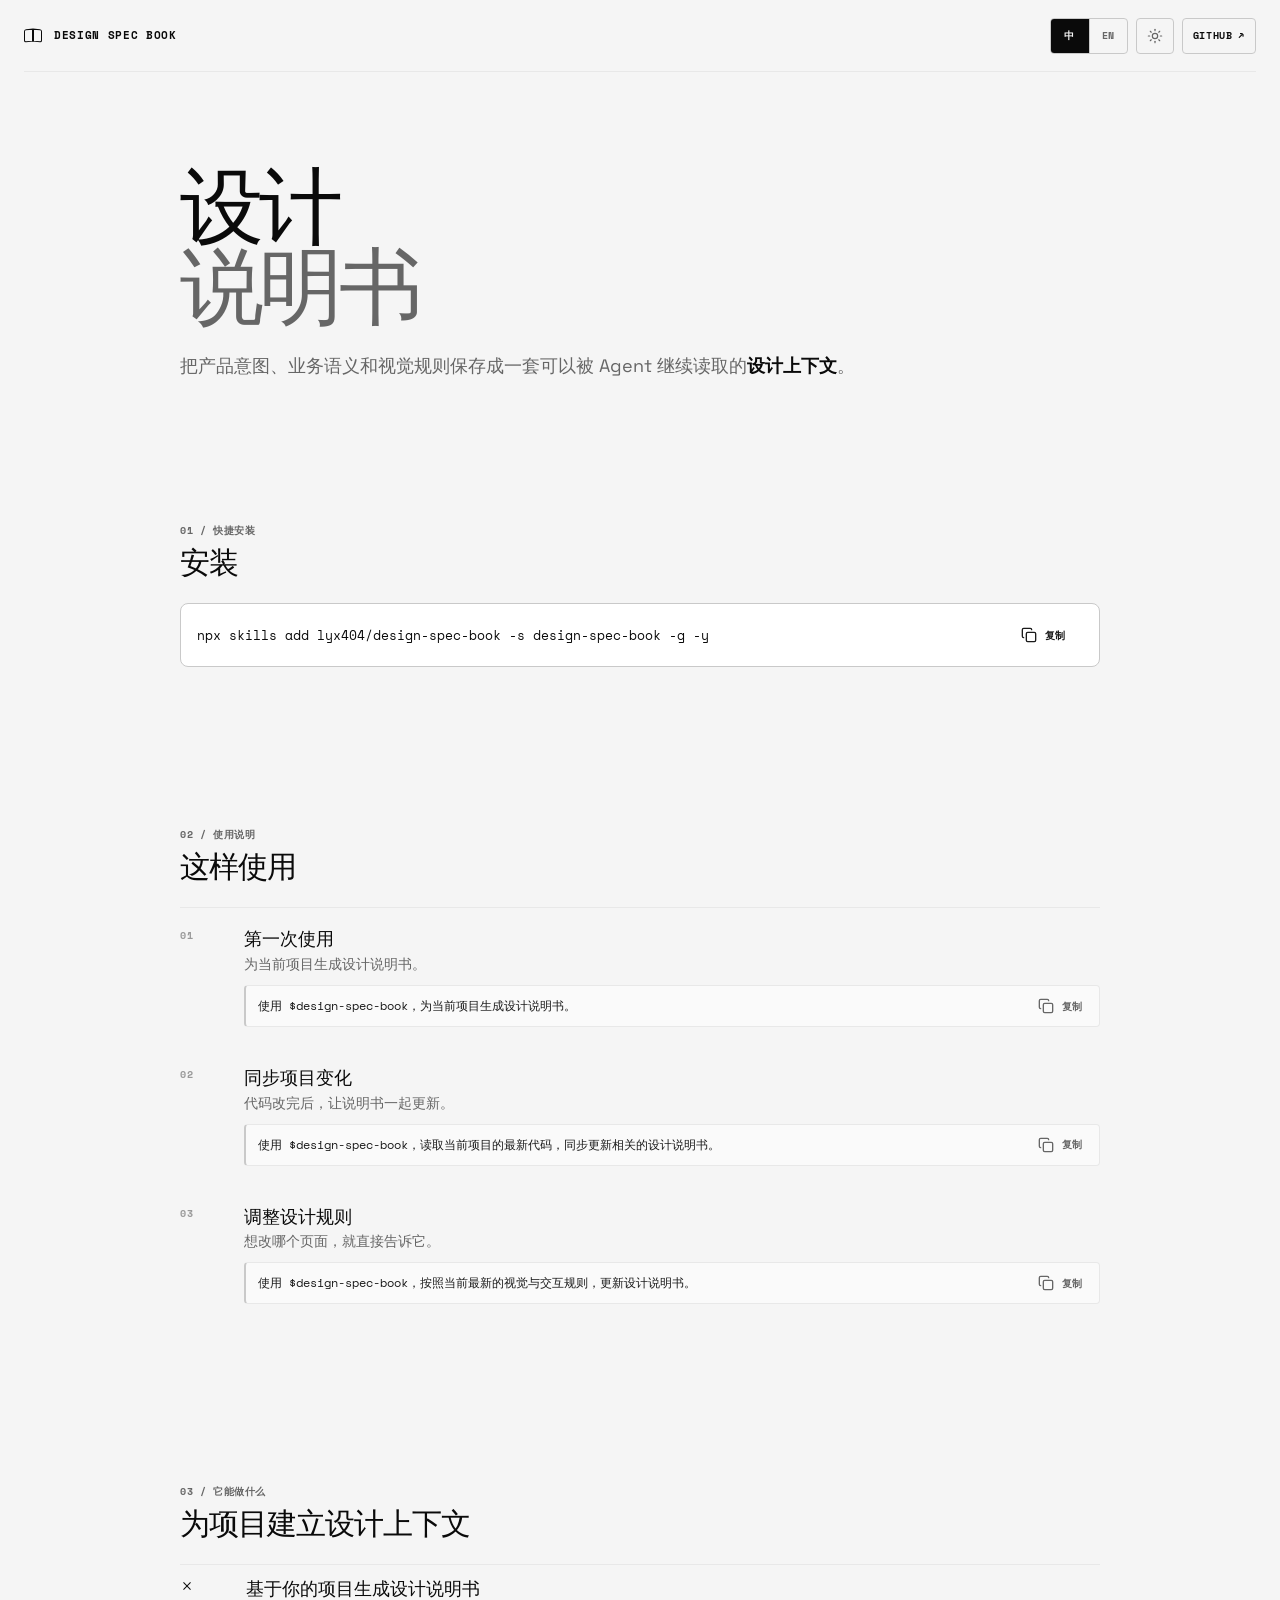
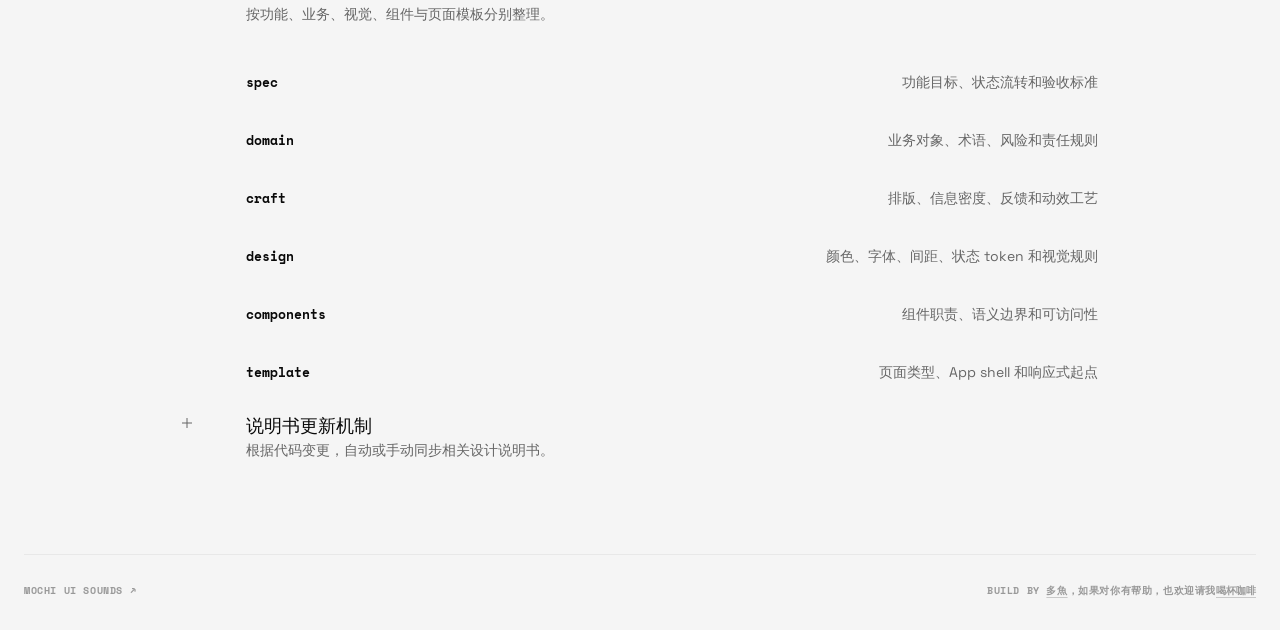
<file: index.html>
<!doctype html>
<html lang="zh-CN" data-theme="light">
  <head>
    <meta charset="utf-8">
    <meta name="viewport" content="width=device-width, initial-scale=1">
    <meta name="description" content="Design Spec Book：为 Codex 保存可持续使用的产品设计上下文。">
    <meta name="theme-color" content="#f5f5f5">
    <title data-i18n="documentTitle">Design Spec Book / 安装</title>
    <link rel="preconnect" href="https://fonts.googleapis.com">
    <link rel="preconnect" href="https://fonts.gstatic.com" crossorigin>
    <link href="https://fonts.googleapis.com/css2?family=Space+Grotesk:wght@400;500;600;700&family=Space+Mono:wght@400;700&display=swap" rel="stylesheet">
    <link rel="stylesheet" href="styles.css">
  </head>
  <body>
    <header class="topbar">
      <a class="brand" href="#top" data-i18n-aria="brandAria">
        <span class="brand-mark" aria-hidden="true"><i></i><i></i></span>
        <span>DESIGN SPEC BOOK</span>
      </a>
      <nav class="topnav" data-i18n-aria="topnavAria">
        <div class="language-switch" role="group" data-i18n-aria="languageAria">
          <button class="language-option is-active" type="button" data-language="zh-CN" aria-pressed="true">中</button>
          <button class="language-option" type="button" data-language="en" aria-pressed="false">EN</button>
        </div>
        <button class="theme-toggle" type="button" data-theme-toggle aria-pressed="false" data-i18n-aria="themeAria" data-i18n-title="themeAria">
          <span class="theme-icon" aria-hidden="true">
            <svg class="theme-sun" viewBox="0 0 24 24" fill="none" stroke="currentColor" stroke-width="1.8" stroke-linecap="round" stroke-linejoin="round" focusable="false">
              <circle cx="12" cy="12" r="4"></circle>
              <path d="M12 2v2"></path>
              <path d="M12 20v2"></path>
              <path d="m4.93 4.93 1.41 1.41"></path>
              <path d="m17.66 17.66 1.41 1.41"></path>
              <path d="M2 12h2"></path>
              <path d="M20 12h2"></path>
              <path d="m6.34 17.66-1.41 1.41"></path>
              <path d="m19.07 4.93-1.41 1.41"></path>
            </svg>
            <svg class="theme-moon" viewBox="0 0 24 24" fill="none" stroke="currentColor" stroke-width="1.8" stroke-linecap="round" stroke-linejoin="round" focusable="false">
              <path d="M21 12.79A9 9 0 1 1 11.21 3 7 7 0 0 0 21 12.79z"></path>
            </svg>
          </span>
          <span class="theme-label" data-i18n="themeLight">浅色</span>
        </button>
        <a class="github-link" href="https://github.com/lyx404/design-spec-book" target="_blank" rel="noreferrer"><span data-i18n="github">GITHUB</span> <span aria-hidden="true">↗</span></a>
      </nav>
    </header>

    <main id="top" class="doc-shell">
      <section class="intro" aria-labelledby="page-title">
        <h1 id="page-title"><span data-i18n="titlePrimary">设计</span><br><span class="title-secondary" data-i18n="titleSecondary">说明书</span></h1>
        <p class="lead"><span data-i18n="leadPrefix">把产品意图、业务语义和视觉规则保存成一套可以被 Agent 继续读取的</span><span class="lead-highlight" data-i18n="leadHighlight">设计上下文</span><span data-i18n="leadSuffix">。</span></p>
      </section>

      <section class="doc-section" id="installation" aria-labelledby="installation-title">
        <div class="section-heading">
          <div>
            <p class="section-label" data-i18n="installationLabel">01 / 快捷安装</p>
            <h2 id="installation-title" data-i18n="installationTitle">安装</h2>
          </div>
        </div>
        <div class="command-row">
          <code>npx skills add lyx404/design-spec-book -s design-spec-book -g -y</code>
          <button class="copy-button" type="button" data-copy="npx skills add lyx404/design-spec-book -s design-spec-book -g -y" data-i18n-aria="copyAria">
            <span class="copy-icon" aria-hidden="true">
              <svg class="copy-svg" viewBox="0 0 24 24" fill="none" stroke="currentColor" stroke-width="2" stroke-linecap="round" stroke-linejoin="round" focusable="false">
                <rect width="14" height="14" x="8" y="8" rx="2"></rect>
                <path d="M4 16c-1.1 0-2-.9-2-2V4c0-1.1.9-2 2-2h10c1.1 0 2 .9 2 2"></path>
              </svg>
              <svg class="check-svg" viewBox="0 0 24 24" fill="none" stroke="currentColor" stroke-width="2" stroke-linecap="round" stroke-linejoin="round" focusable="false">
                <path d="m5 12 4 4L19 6"></path>
              </svg>
              <svg class="error-svg" viewBox="0 0 24 24" fill="none" stroke="currentColor" stroke-width="2" stroke-linecap="round" stroke-linejoin="round" focusable="false">
                <path d="M18 6 6 18"></path>
                <path d="m6 6 12 12"></path>
              </svg>
            </span>
            <span class="copy-label" data-i18n="copyCommand">复制命令</span>
          </button>
        </div>
      </section>

      <section class="doc-section" id="usage" aria-labelledby="usage-title">
        <div class="section-heading">
          <div>
            <p class="section-label" data-i18n="usageLabel">02 / 使用说明</p>
            <h2 id="usage-title" data-i18n="usageTitle">这样使用</h2>
          </div>
        </div>
        <div class="usage-list">
          <article class="usage-row">
            <span class="row-index">01</span>
            <div>
              <h3 data-i18n="usage1Title">第一次使用</h3>
              <p data-i18n="usage1Copy">为当前项目生成设计说明书。</p>
              <div class="prompt-row">
                <code data-i18n="usage1Prompt">使用 $design-spec-book，为当前项目生成设计说明书。</code>
                <button class="copy-button prompt-copy" type="button" data-copy="使用 $design-spec-book，为当前项目生成设计说明书。" data-copy-key="usage1Prompt" data-copy-label-key="copyPrompt" data-copy-aria-key="copyPromptAria" data-copied-label-key="promptCopied" data-copied-aria-key="promptCopiedAria" data-copy-failed-label-key="promptCopyFailed" data-copy-failed-aria-key="promptCopyFailedAria" data-i18n-aria="copyPromptAria">
                  <span class="copy-icon" aria-hidden="true"><svg class="copy-svg" viewBox="0 0 24 24" fill="none" stroke="currentColor" stroke-width="2" stroke-linecap="round" stroke-linejoin="round" focusable="false"><rect width="14" height="14" x="8" y="8" rx="2"></rect><path d="M4 16c-1.1 0-2-.9-2-2V4c0-1.1.9-2 2-2h10c1.1 0 2 .9 2 2"></path></svg><svg class="check-svg" viewBox="0 0 24 24" fill="none" stroke="currentColor" stroke-width="2" stroke-linecap="round" stroke-linejoin="round" focusable="false"><path d="m5 12 4 4L19 6"></path></svg><svg class="error-svg" viewBox="0 0 24 24" fill="none" stroke="currentColor" stroke-width="2" stroke-linecap="round" stroke-linejoin="round" focusable="false"><path d="M18 6 6 18"></path><path d="m6 6 12 12"></path></svg></span>
                  <span class="copy-label" data-i18n="copyPrompt">复制</span>
                </button>
              </div>
            </div>
          </article>
          <article class="usage-row">
            <span class="row-index">02</span>
            <div>
              <h3 data-i18n="usage2Title">同步项目变化</h3>
              <p data-i18n="usage2Copy">读取最新代码，只更新对应的设计事实。</p>
              <div class="prompt-row">
                <code data-i18n="usage2Prompt">使用 $design-spec-book，读取当前项目的最新代码，同步更新相关的设计说明书。</code>
                <button class="copy-button prompt-copy" type="button" data-copy="使用 $design-spec-book，读取当前项目的最新代码，同步更新相关的设计说明书。" data-copy-key="usage2Prompt" data-copy-label-key="copyPrompt" data-copy-aria-key="copyPromptAria" data-copied-label-key="promptCopied" data-copied-aria-key="promptCopiedAria" data-copy-failed-label-key="promptCopyFailed" data-copy-failed-aria-key="promptCopyFailedAria" data-i18n-aria="copyPromptAria">
                  <span class="copy-icon" aria-hidden="true"><svg class="copy-svg" viewBox="0 0 24 24" fill="none" stroke="currentColor" stroke-width="2" stroke-linecap="round" stroke-linejoin="round" focusable="false"><rect width="14" height="14" x="8" y="8" rx="2"></rect><path d="M4 16c-1.1 0-2-.9-2-2V4c0-1.1.9-2 2-2h10c1.1 0 2 .9 2 2"></path></svg><svg class="check-svg" viewBox="0 0 24 24" fill="none" stroke="currentColor" stroke-width="2" stroke-linecap="round" stroke-linejoin="round" focusable="false"><path d="m5 12 4 4L19 6"></path></svg><svg class="error-svg" viewBox="0 0 24 24" fill="none" stroke="currentColor" stroke-width="2" stroke-linecap="round" stroke-linejoin="round" focusable="false"><path d="M18 6 6 18"></path><path d="m6 6 12 12"></path></svg></span>
                  <span class="copy-label" data-i18n="copyPrompt">复制</span>
                </button>
              </div>
            </div>
          </article>
          <article class="usage-row">
            <span class="row-index">03</span>
            <div>
              <h3 data-i18n="usage3Title">调整设计规则</h3>
              <p data-i18n="usage3Copy">指定页面或组件，更新它的视觉和交互规则。</p>
              <div class="prompt-row">
                <code data-i18n="usage3Prompt">使用 $design-spec-book，按照当前最新的视觉与交互规则，更新设计说明书。</code>
                <button class="copy-button prompt-copy" type="button" data-copy="使用 $design-spec-book，按照当前最新的视觉与交互规则，更新设计说明书。" data-copy-key="usage3Prompt" data-copy-label-key="copyPrompt" data-copy-aria-key="copyPromptAria" data-copied-label-key="promptCopied" data-copied-aria-key="promptCopiedAria" data-copy-failed-label-key="promptCopyFailed" data-copy-failed-aria-key="promptCopyFailedAria" data-i18n-aria="copyPromptAria">
                  <span class="copy-icon" aria-hidden="true"><svg class="copy-svg" viewBox="0 0 24 24" fill="none" stroke="currentColor" stroke-width="2" stroke-linecap="round" stroke-linejoin="round" focusable="false"><rect width="14" height="14" x="8" y="8" rx="2"></rect><path d="M4 16c-1.1 0-2-.9-2-2V4c0-1.1.9-2 2-2h10c1.1 0 2 .9 2 2"></path></svg><svg class="check-svg" viewBox="0 0 24 24" fill="none" stroke="currentColor" stroke-width="2" stroke-linecap="round" stroke-linejoin="round" focusable="false"><path d="m5 12 4 4L19 6"></path></svg><svg class="error-svg" viewBox="0 0 24 24" fill="none" stroke="currentColor" stroke-width="2" stroke-linecap="round" stroke-linejoin="round" focusable="false"><path d="M18 6 6 18"></path><path d="m6 6 12 12"></path></svg></span>
                  <span class="copy-label" data-i18n="copyPrompt">复制</span>
                </button>
              </div>
            </div>
          </article>
        </div>
      </section>

      <section class="doc-section" id="features" aria-labelledby="features-title">
        <div class="section-heading">
          <div>
            <p class="section-label" data-i18n="featuresLabel">03 / 它能做什么</p>
            <h2 id="features-title" data-i18n="featuresTitle">为项目建立设计上下文</h2>
          </div>
        </div>
        <div class="feature-list">
          <article class="feature-row feature-expandable">
            <button class="feature-trigger" type="button" data-feature-toggle aria-expanded="true" aria-controls="declaration-details" data-i18n-aria="featureExpandAria">
              <span class="row-index" aria-hidden="true"></span>
              <span class="feature-content">
              <h3 data-i18n="feature1Title">基于你的项目生成设计说明书</h3>
              <p data-i18n="feature1Copy">按功能、业务、视觉、组件与页面模板分别整理。</p>
              </span>
              <span class="feature-chevron" aria-hidden="true"></span>
            </button>
            <div class="declaration-panel" id="declaration-details">
              <div class="declaration-list">
                <div class="declaration-row"><code>spec</code><span data-i18n="declarationSpec">功能目标、状态流转和验收标准</span></div>
                <div class="declaration-row"><code>domain</code><span data-i18n="declarationDomain">业务对象、术语、风险和责任规则</span></div>
                <div class="declaration-row"><code>craft</code><span data-i18n="declarationCraft">排版、信息密度、反馈和动效工艺</span></div>
                <div class="declaration-row"><code>design</code><span data-i18n="declarationDesign">颜色、字体、间距、状态 token 和视觉规则</span></div>
                <div class="declaration-row"><code>components</code><span data-i18n="declarationComponents">组件职责、语义边界和可访问性</span></div>
                <div class="declaration-row"><code>template</code><span data-i18n="declarationTemplate">页面类型、App shell 和响应式起点</span></div>
              </div>
            </div>
          </article>
          <article class="feature-row feature-expandable">
            <button class="feature-trigger" type="button" data-feature-toggle aria-expanded="false" aria-controls="update-mechanism-details" data-i18n-aria="featureExpandAria">
              <span class="row-index" aria-hidden="true"></span>
              <span class="feature-content">
                <h3 data-i18n="feature2Title">说明书更新机制</h3>
                <p data-i18n="feature2Copy">根据代码变更，自动或手动同步相关设计说明书。</p>
              </span>
              <span class="feature-chevron" aria-hidden="true"></span>
            </button>
            <div class="declaration-panel" id="update-mechanism-details" hidden>
              <div class="declaration-list">
                <div class="declaration-row"><code data-i18n="mechanismDetect">→ 自动更新</code><span data-i18n="mechanismDetectCopy">代码变更静默期结束后，自动同步受影响的设计说明书</span></div>
                <div class="declaration-row"><code data-i18n="mechanismMap">→ 手动更新</code><span data-i18n="mechanismMapCopy">用户发起同步请求后，立即检查代码变更并更新相关内容</span></div>
                <div class="declaration-row"><code data-i18n="mechanismPreserve">→ 中间工作状态</code><span data-i18n="mechanismPreserveCopy">持续修改期间，仅记录待同步变更，不改写正式设计说明书</span></div>
              </div>
            </div>
          </article>
        </div>
      </section>

    </main>

    <footer class="site-footer">
      <div class="footer-meta">
        <a href="https://mochi-ui-sounds.vercel.app/" target="_blank" rel="noreferrer">Mochi UI Sounds ↗</a>
      </div>
      <p class="footer-credit">
        <span data-i18n="footerBuildBy">Build by </span>
        <a href="https://www.xiaohongshu.com/user/profile/63bac95100000000260062bb" target="_blank" rel="noreferrer">多魚</a><span data-i18n="footerSupportPrefix">，如果对你有帮助，也欢迎请我</span><button class="support-link" type="button" data-coffee-open data-i18n-aria="coffeeOpenAria" data-i18n-title="coffeeOpenAria" data-i18n="coffeeAction">喝杯咖啡</button>
      </p>
    </footer>

    <div class="coffee-dialog" data-coffee-dialog hidden aria-hidden="true">
      <div class="coffee-backdrop" data-coffee-close></div>
      <section class="coffee-panel" role="dialog" aria-modal="true" data-i18n-aria="coffeeDialogAria">
        <button class="coffee-close" type="button" data-coffee-close data-i18n-aria="coffeeCloseAria" data-i18n-title="coffeeCloseAria">×</button>
        <img src="coffee-alipay.png" data-i18n-alt="coffeeImageAlt" alt="支付宝喝杯咖啡图片">
      </section>
    </div>

    <script src="app.js"></script>
  </body>
</html>
</file>
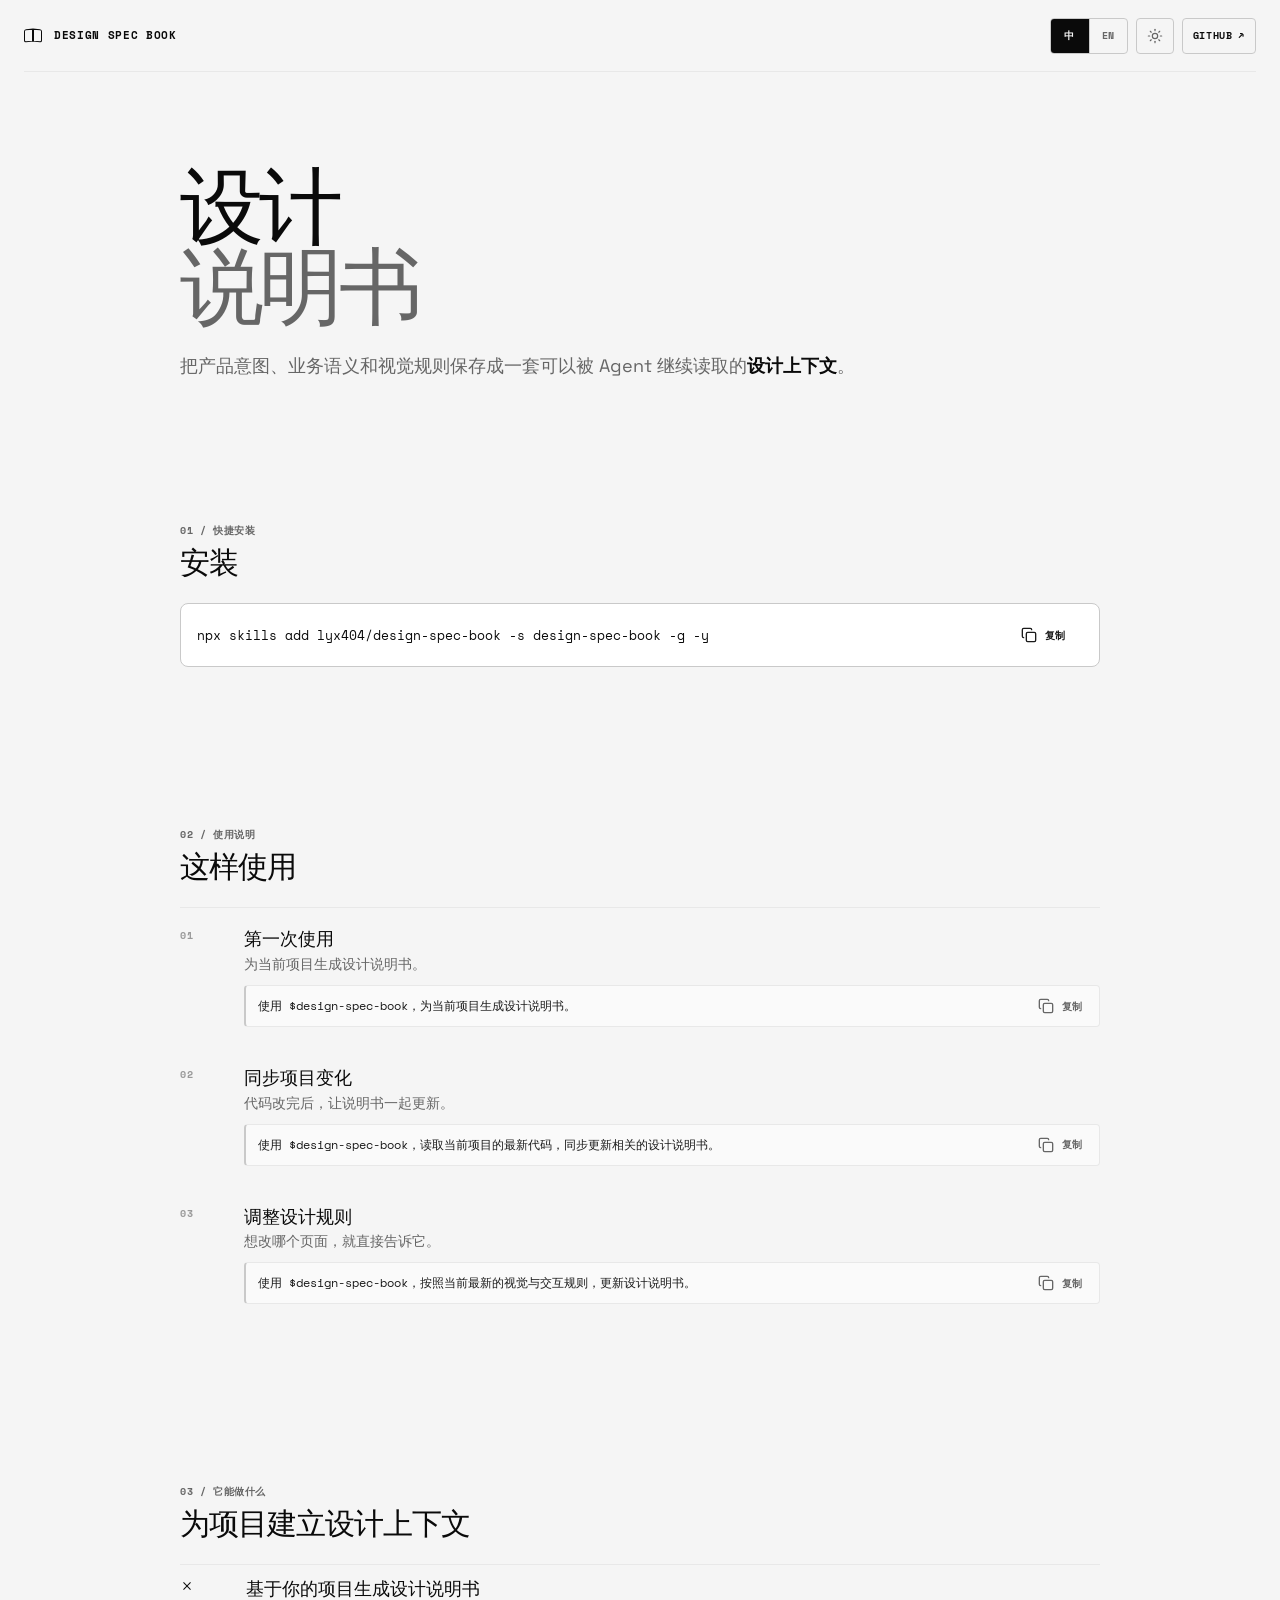
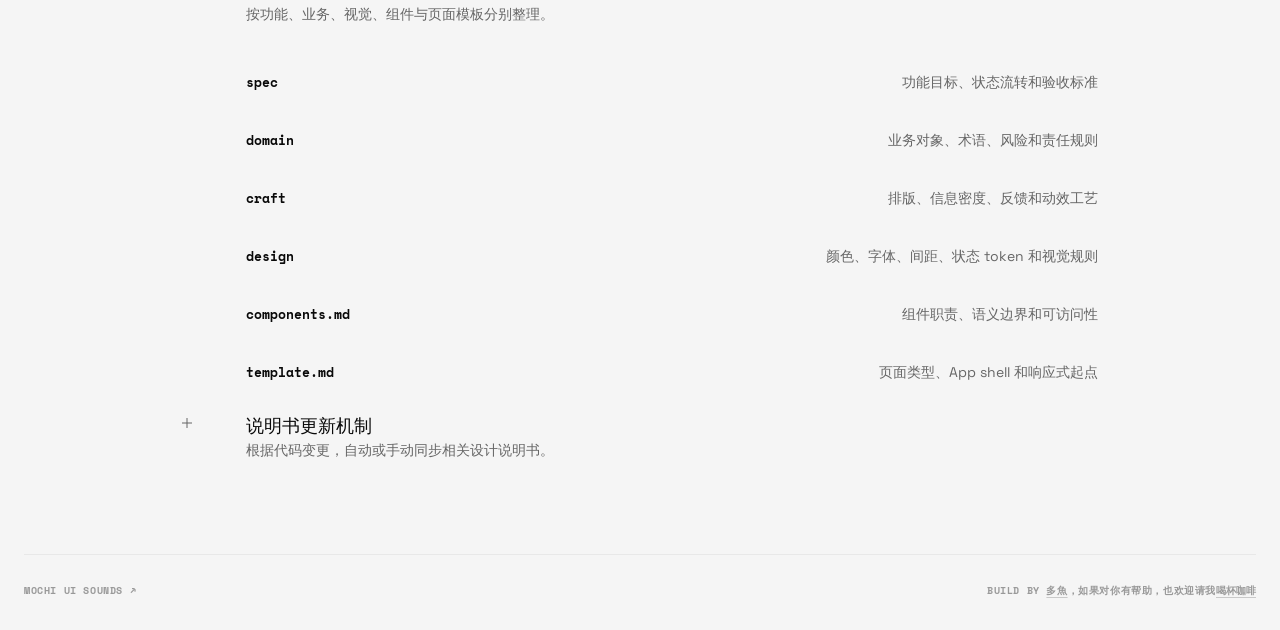
<file: site/index.html>
<!doctype html>
<html lang="zh-CN" data-theme="light">
  <head>
    <meta charset="utf-8">
    <meta name="viewport" content="width=device-width, initial-scale=1">
    <meta name="description" content="Design Spec Book：为 Codex 保存可持续使用的产品设计上下文。">
    <meta name="theme-color" content="#f5f5f5">
    <title data-i18n="documentTitle">Design Spec Book / 安装</title>
    <link rel="preconnect" href="https://fonts.googleapis.com">
    <link rel="preconnect" href="https://fonts.gstatic.com" crossorigin>
    <link href="https://fonts.googleapis.com/css2?family=Space+Grotesk:wght@400;500;600;700&family=Space+Mono:wght@400;700&display=swap" rel="stylesheet">
    <link rel="stylesheet" href="styles.css">
  </head>
  <body>
    <header class="topbar">
      <a class="brand" href="#top" data-i18n-aria="brandAria">
        <span class="brand-mark" aria-hidden="true"><i></i><i></i></span>
        <span>DESIGN SPEC BOOK</span>
      </a>
      <nav class="topnav" data-i18n-aria="topnavAria">
        <div class="language-switch" role="group" data-i18n-aria="languageAria">
          <button class="language-option is-active" type="button" data-language="zh-CN" aria-pressed="true">中</button>
          <button class="language-option" type="button" data-language="en" aria-pressed="false">EN</button>
        </div>
        <button class="theme-toggle" type="button" data-theme-toggle aria-pressed="false" data-i18n-aria="themeAria" data-i18n-title="themeAria">
          <span class="theme-icon" aria-hidden="true">
            <svg class="theme-sun" viewBox="0 0 24 24" fill="none" stroke="currentColor" stroke-width="1.8" stroke-linecap="round" stroke-linejoin="round" focusable="false">
              <circle cx="12" cy="12" r="4"></circle>
              <path d="M12 2v2"></path>
              <path d="M12 20v2"></path>
              <path d="m4.93 4.93 1.41 1.41"></path>
              <path d="m17.66 17.66 1.41 1.41"></path>
              <path d="M2 12h2"></path>
              <path d="M20 12h2"></path>
              <path d="m6.34 17.66-1.41 1.41"></path>
              <path d="m19.07 4.93-1.41 1.41"></path>
            </svg>
            <svg class="theme-moon" viewBox="0 0 24 24" fill="none" stroke="currentColor" stroke-width="1.8" stroke-linecap="round" stroke-linejoin="round" focusable="false">
              <path d="M21 12.79A9 9 0 1 1 11.21 3 7 7 0 0 0 21 12.79z"></path>
            </svg>
          </span>
          <span class="theme-label" data-i18n="themeLight">浅色</span>
        </button>
        <a class="github-link" href="https://github.com/lyx404/design-spec-book" target="_blank" rel="noreferrer"><span data-i18n="github">GITHUB</span> <span aria-hidden="true">↗</span></a>
      </nav>
    </header>

    <main id="top" class="doc-shell">
      <section class="intro" aria-labelledby="page-title">
        <h1 id="page-title"><span data-i18n="titlePrimary">设计</span><br><span class="title-secondary" data-i18n="titleSecondary">说明书</span></h1>
        <p class="lead"><span data-i18n="leadPrefix">把产品意图、业务语义和视觉规则保存成一套可以被 Agent 继续读取的</span><span class="lead-highlight" data-i18n="leadHighlight">设计上下文</span><span data-i18n="leadSuffix">。</span></p>
      </section>

      <section class="doc-section" id="installation" aria-labelledby="installation-title">
        <div class="section-heading">
          <div>
            <p class="section-label" data-i18n="installationLabel">01 / 快捷安装</p>
            <h2 id="installation-title" data-i18n="installationTitle">安装</h2>
          </div>
        </div>
        <div class="command-row">
          <code>npx skills add lyx404/design-spec-book -s design-spec-book -g -y</code>
          <button class="copy-button" type="button" data-copy="npx skills add lyx404/design-spec-book -s design-spec-book -g -y" data-i18n-aria="copyAria">
            <span class="copy-icon" aria-hidden="true">
              <svg class="copy-svg" viewBox="0 0 24 24" fill="none" stroke="currentColor" stroke-width="2" stroke-linecap="round" stroke-linejoin="round" focusable="false">
                <rect width="14" height="14" x="8" y="8" rx="2"></rect>
                <path d="M4 16c-1.1 0-2-.9-2-2V4c0-1.1.9-2 2-2h10c1.1 0 2 .9 2 2"></path>
              </svg>
              <svg class="check-svg" viewBox="0 0 24 24" fill="none" stroke="currentColor" stroke-width="2" stroke-linecap="round" stroke-linejoin="round" focusable="false">
                <path d="m5 12 4 4L19 6"></path>
              </svg>
              <svg class="error-svg" viewBox="0 0 24 24" fill="none" stroke="currentColor" stroke-width="2" stroke-linecap="round" stroke-linejoin="round" focusable="false">
                <path d="M18 6 6 18"></path>
                <path d="m6 6 12 12"></path>
              </svg>
            </span>
            <span class="copy-label" data-i18n="copyCommand">复制命令</span>
          </button>
        </div>
      </section>

      <section class="doc-section" id="usage" aria-labelledby="usage-title">
        <div class="section-heading">
          <div>
            <p class="section-label" data-i18n="usageLabel">02 / 使用说明</p>
            <h2 id="usage-title" data-i18n="usageTitle">这样使用</h2>
          </div>
        </div>
        <div class="usage-list">
          <article class="usage-row">
            <span class="row-index">01</span>
            <div>
              <h3 data-i18n="usage1Title">第一次使用</h3>
              <p data-i18n="usage1Copy">为当前项目生成设计说明书。</p>
              <div class="prompt-row">
                <code data-i18n="usage1Prompt">使用 $design-spec-book，为当前项目生成设计说明书。</code>
                <button class="copy-button prompt-copy" type="button" data-copy="使用 $design-spec-book，为当前项目生成设计说明书。" data-copy-key="usage1Prompt" data-copy-label-key="copyPrompt" data-copy-aria-key="copyPromptAria" data-copied-label-key="promptCopied" data-copied-aria-key="promptCopiedAria" data-copy-failed-label-key="promptCopyFailed" data-copy-failed-aria-key="promptCopyFailedAria" data-i18n-aria="copyPromptAria">
                  <span class="copy-icon" aria-hidden="true"><svg class="copy-svg" viewBox="0 0 24 24" fill="none" stroke="currentColor" stroke-width="2" stroke-linecap="round" stroke-linejoin="round" focusable="false"><rect width="14" height="14" x="8" y="8" rx="2"></rect><path d="M4 16c-1.1 0-2-.9-2-2V4c0-1.1.9-2 2-2h10c1.1 0 2 .9 2 2"></path></svg><svg class="check-svg" viewBox="0 0 24 24" fill="none" stroke="currentColor" stroke-width="2" stroke-linecap="round" stroke-linejoin="round" focusable="false"><path d="m5 12 4 4L19 6"></path></svg><svg class="error-svg" viewBox="0 0 24 24" fill="none" stroke="currentColor" stroke-width="2" stroke-linecap="round" stroke-linejoin="round" focusable="false"><path d="M18 6 6 18"></path><path d="m6 6 12 12"></path></svg></span>
                  <span class="copy-label" data-i18n="copyPrompt">复制</span>
                </button>
              </div>
            </div>
          </article>
          <article class="usage-row">
            <span class="row-index">02</span>
            <div>
              <h3 data-i18n="usage2Title">同步项目变化</h3>
              <p data-i18n="usage2Copy">读取最新代码，只更新对应的设计事实。</p>
              <div class="prompt-row">
                <code data-i18n="usage2Prompt">使用 $design-spec-book，读取当前项目的最新代码，同步更新相关的设计说明书。</code>
                <button class="copy-button prompt-copy" type="button" data-copy="使用 $design-spec-book，读取当前项目的最新代码，同步更新相关的设计说明书。" data-copy-key="usage2Prompt" data-copy-label-key="copyPrompt" data-copy-aria-key="copyPromptAria" data-copied-label-key="promptCopied" data-copied-aria-key="promptCopiedAria" data-copy-failed-label-key="promptCopyFailed" data-copy-failed-aria-key="promptCopyFailedAria" data-i18n-aria="copyPromptAria">
                  <span class="copy-icon" aria-hidden="true"><svg class="copy-svg" viewBox="0 0 24 24" fill="none" stroke="currentColor" stroke-width="2" stroke-linecap="round" stroke-linejoin="round" focusable="false"><rect width="14" height="14" x="8" y="8" rx="2"></rect><path d="M4 16c-1.1 0-2-.9-2-2V4c0-1.1.9-2 2-2h10c1.1 0 2 .9 2 2"></path></svg><svg class="check-svg" viewBox="0 0 24 24" fill="none" stroke="currentColor" stroke-width="2" stroke-linecap="round" stroke-linejoin="round" focusable="false"><path d="m5 12 4 4L19 6"></path></svg><svg class="error-svg" viewBox="0 0 24 24" fill="none" stroke="currentColor" stroke-width="2" stroke-linecap="round" stroke-linejoin="round" focusable="false"><path d="M18 6 6 18"></path><path d="m6 6 12 12"></path></svg></span>
                  <span class="copy-label" data-i18n="copyPrompt">复制</span>
                </button>
              </div>
            </div>
          </article>
          <article class="usage-row">
            <span class="row-index">03</span>
            <div>
              <h3 data-i18n="usage3Title">调整设计规则</h3>
              <p data-i18n="usage3Copy">指定页面或组件，更新它的视觉和交互规则。</p>
              <div class="prompt-row">
                <code data-i18n="usage3Prompt">使用 $design-spec-book，按照当前最新的视觉与交互规则，更新设计说明书。</code>
                <button class="copy-button prompt-copy" type="button" data-copy="使用 $design-spec-book，按照当前最新的视觉与交互规则，更新设计说明书。" data-copy-key="usage3Prompt" data-copy-label-key="copyPrompt" data-copy-aria-key="copyPromptAria" data-copied-label-key="promptCopied" data-copied-aria-key="promptCopiedAria" data-copy-failed-label-key="promptCopyFailed" data-copy-failed-aria-key="promptCopyFailedAria" data-i18n-aria="copyPromptAria">
                  <span class="copy-icon" aria-hidden="true"><svg class="copy-svg" viewBox="0 0 24 24" fill="none" stroke="currentColor" stroke-width="2" stroke-linecap="round" stroke-linejoin="round" focusable="false"><rect width="14" height="14" x="8" y="8" rx="2"></rect><path d="M4 16c-1.1 0-2-.9-2-2V4c0-1.1.9-2 2-2h10c1.1 0 2 .9 2 2"></path></svg><svg class="check-svg" viewBox="0 0 24 24" fill="none" stroke="currentColor" stroke-width="2" stroke-linecap="round" stroke-linejoin="round" focusable="false"><path d="m5 12 4 4L19 6"></path></svg><svg class="error-svg" viewBox="0 0 24 24" fill="none" stroke="currentColor" stroke-width="2" stroke-linecap="round" stroke-linejoin="round" focusable="false"><path d="M18 6 6 18"></path><path d="m6 6 12 12"></path></svg></span>
                  <span class="copy-label" data-i18n="copyPrompt">复制</span>
                </button>
              </div>
            </div>
          </article>
        </div>
      </section>

      <section class="doc-section" id="features" aria-labelledby="features-title">
        <div class="section-heading">
          <div>
            <p class="section-label" data-i18n="featuresLabel">03 / 它能做什么</p>
            <h2 id="features-title" data-i18n="featuresTitle">为项目建立设计上下文</h2>
          </div>
        </div>
        <div class="feature-list">
          <article class="feature-row feature-expandable">
            <button class="feature-trigger" type="button" data-feature-toggle aria-expanded="true" aria-controls="declaration-details" data-i18n-aria="featureExpandAria">
              <span class="row-index" aria-hidden="true"></span>
              <span class="feature-content">
              <h3 data-i18n="feature1Title">基于你的项目生成设计说明书</h3>
              <p data-i18n="feature1Copy">按功能、业务、视觉、组件与页面模板分别整理。</p>
              </span>
              <span class="feature-chevron" aria-hidden="true"></span>
            </button>
            <div class="declaration-panel" id="declaration-details">
              <div class="declaration-list">
                <div class="declaration-row"><code>spec</code><span data-i18n="declarationSpec">功能目标、状态流转和验收标准</span></div>
                <div class="declaration-row"><code>domain</code><span data-i18n="declarationDomain">业务对象、术语、风险和责任规则</span></div>
                <div class="declaration-row"><code>craft</code><span data-i18n="declarationCraft">排版、信息密度、反馈和动效工艺</span></div>
                <div class="declaration-row"><code>design</code><span data-i18n="declarationDesign">颜色、字体、间距、状态 token 和视觉规则</span></div>
                <div class="declaration-row"><code>components.md</code><span data-i18n="declarationComponents">组件职责、语义边界和可访问性</span></div>
                <div class="declaration-row"><code>template.md</code><span data-i18n="declarationTemplate">页面类型、App shell 和响应式起点</span></div>
              </div>
            </div>
          </article>
          <article class="feature-row feature-expandable">
            <button class="feature-trigger" type="button" data-feature-toggle aria-expanded="false" aria-controls="update-mechanism-details" data-i18n-aria="featureExpandAria">
              <span class="row-index" aria-hidden="true"></span>
              <span class="feature-content">
                <h3 data-i18n="feature2Title">说明书更新机制</h3>
                <p data-i18n="feature2Copy">根据代码变更，自动或手动同步相关设计说明书。</p>
              </span>
              <span class="feature-chevron" aria-hidden="true"></span>
            </button>
            <div class="declaration-panel" id="update-mechanism-details" hidden>
              <div class="declaration-list">
                <div class="declaration-row"><code data-i18n="mechanismDetect">→ 自动更新</code><span data-i18n="mechanismDetectCopy">代码变更静默期结束后，自动同步受影响的设计说明书</span></div>
                <div class="declaration-row"><code data-i18n="mechanismMap">→ 手动更新</code><span data-i18n="mechanismMapCopy">用户发起同步请求后，立即检查代码变更并更新相关内容</span></div>
                <div class="declaration-row"><code data-i18n="mechanismPreserve">→ 中间工作状态</code><span data-i18n="mechanismPreserveCopy">持续修改期间，仅记录待同步变更，不改写正式设计说明书</span></div>
              </div>
            </div>
          </article>
        </div>
      </section>

    </main>

    <footer class="site-footer">
      <div class="footer-meta">
        <a href="https://mochi-ui-sounds.vercel.app/" target="_blank" rel="noreferrer">Mochi UI Sounds ↗</a>
      </div>
      <p class="footer-credit">
        <span data-i18n="footerBuildBy">Build by </span>
        <a href="https://www.xiaohongshu.com/user/profile/63bac95100000000260062bb" target="_blank" rel="noreferrer">多魚</a><span data-i18n="footerSupportPrefix">，如果对你有帮助，也欢迎请我</span><button class="support-link" type="button" data-coffee-open data-i18n-aria="coffeeOpenAria" data-i18n-title="coffeeOpenAria" data-i18n="coffeeAction">喝杯咖啡</button>
      </p>
    </footer>

    <div class="coffee-dialog" data-coffee-dialog hidden aria-hidden="true">
      <div class="coffee-backdrop" data-coffee-close></div>
      <section class="coffee-panel" role="dialog" aria-modal="true" data-i18n-aria="coffeeDialogAria">
        <button class="coffee-close" type="button" data-coffee-close data-i18n-aria="coffeeCloseAria" data-i18n-title="coffeeCloseAria">×</button>
        <img src="coffee-alipay.png" data-i18n-alt="coffeeImageAlt" alt="支付宝喝杯咖啡图片">
      </section>
    </div>

    <script src="app.js"></script>
  </body>
</html>
</file>
<file: styles.css>
:root {
  --bg: #f5f5f5;
  --surface: #ffffff;
  --surface-raised: #f0f0f0;
  --ink: #0a0a0a;
  --text-primary: #1a1a1a;
  --text-secondary: #666666;
  --text-disabled: #999999;
  --border: #e8e8e8;
  --border-visible: #c9c9c9;
  --accent: #d71921;
  --space-xs: 4px;
  --space-sm: 8px;
  --space-md: 16px;
  --space-lg: 24px;
  --space-xl: 32px;
  --space-2xl: 48px;
  --space-3xl: 64px;
  --space-section: 80px;
  --space-4xl: 96px;
  --body-font: "Space Grotesk", "DM Sans", system-ui, sans-serif;
  --data-font: "Space Mono", "JetBrains Mono", "SF Mono", monospace;
  --content-width: 920px;
}

html[data-theme="dark"] {
  --bg: #000000;
  --surface: #111111;
  --surface-raised: #1a1a1a;
  --ink: #ffffff;
  --text-primary: #e8e8e8;
  --text-secondary: #999999;
  --text-disabled: #666666;
  --border: #222222;
  --border-visible: #333333;
}

* {
  box-sizing: border-box;
}

html {
  scroll-behavior: smooth;
}

body {
  min-width: 320px;
  margin: 0;
  background: var(--bg);
  color: var(--text-primary);
  font-family: var(--body-font);
  font-size: 16px;
  line-height: 1.5;
}

a {
  color: inherit;
  text-decoration: none;
}

button {
  font: inherit;
}

.topbar {
  position: fixed;
  top: 0;
  left: 50%;
  z-index: 20;
  display: flex;
  align-items: center;
  justify-content: space-between;
  width: min(1280px, calc(100% - 48px));
  min-height: 72px;
  margin: 0 auto;
  border-bottom: 1px solid var(--border);
  background: color-mix(in srgb, var(--bg) 80%, transparent);
  -webkit-backdrop-filter: blur(10px);
  backdrop-filter: blur(10px);
  transform: translateX(-50%);
}

.brand,
.topnav,
.section-label,
.section-note,
.row-index,
.site-footer {
  font-family: var(--data-font);
  letter-spacing: .06em;
  text-transform: uppercase;
}

.brand {
  display: inline-flex;
  align-items: center;
  gap: 12px;
  color: var(--ink);
  font-size: 11px;
  font-weight: 700;
}

.brand-mark {
  position: relative;
  display: inline-block;
  flex: 0 0 18px;
  width: 18px;
  height: 15px;
}

.brand-mark i {
  position: absolute;
  top: 1px;
  width: 9px;
  height: 13px;
  border: 1px solid currentColor;
  background: transparent;
  content: "";
}

.brand-mark i:first-child {
  left: 0;
  border-radius: 2px 0 0 2px;
  transform: skewY(-5deg);
}

.brand-mark i:last-child {
  right: 0;
  border-radius: 0 2px 2px 0;
  transform: skewY(5deg);
}

.brand-mark::before {
  position: absolute;
  z-index: 1;
  top: 2px;
  left: 50%;
  width: 1px;
  height: 12px;
  background: currentColor;
  content: "";
  transform: translateX(-50%);
}

.topnav {
  display: flex;
  align-items: center;
  gap: 8px;
  color: var(--text-secondary);
  font-size: 10px;
  font-weight: 700;
}

.language-switch,
.theme-toggle,
.github-link {
  min-height: 36px;
  border: 1px solid var(--border-visible);
  border-radius: 4px;
  background: transparent;
}

.topnav a,
.topnav button {
  transition: border-color 180ms ease-out, color 180ms ease-out;
}

.topnav a:hover,
.topnav a:focus-visible,
.topnav button:hover,
.topnav button:focus-visible {
  color: var(--accent);
}

.github-link {
  display: inline-flex;
  align-items: center;
  gap: 6px;
  padding: 0 10px;
  color: var(--ink);
}

.language-switch {
  display: inline-flex;
  align-items: center;
  overflow: hidden;
}

.language-option,
.theme-toggle {
  display: inline-flex;
  align-items: center;
  justify-content: center;
  min-height: 36px;
  border: 0;
  background: transparent;
  color: var(--text-secondary);
  cursor: pointer;
  font-family: var(--data-font);
  font-size: 10px;
  font-weight: 700;
  letter-spacing: .06em;
  text-transform: uppercase;
}

.language-option {
  min-width: 38px;
  min-height: 34px;
  padding: 0 9px;
}

.language-option + .language-option {
  border-left: 1px solid var(--border-visible);
}

.language-option.is-active {
  background: var(--ink);
  color: var(--bg);
}

.theme-toggle {
  gap: 7px;
  padding: 0 10px;
  border: 1px solid var(--border-visible);
}

.language-switch:hover,
.language-switch:focus-within,
.theme-toggle:hover,
.theme-toggle:focus-visible,
.github-link:hover,
.github-link:focus-visible {
  border-color: var(--border-visible);
}

.theme-icon {
  display: inline-flex;
  width: 16px;
  height: 16px;
  flex: 0 0 16px;
  align-items: center;
  justify-content: center;
}

.theme-icon svg {
  display: block;
  width: 16px;
  height: 16px;
}

.theme-moon {
  display: none !important;
}

html[data-theme="dark"] .theme-sun {
  display: none;
}

html[data-theme="dark"] .theme-moon {
  display: block !important;
}

.theme-label {
  display: none;
}

.doc-shell {
  width: min(var(--content-width), calc(100% - 48px));
  margin: 0 auto;
  padding-top: 72px;
}

.intro {
  padding: var(--space-4xl) 0 var(--space-3xl);
}

.signal-dot {
  width: 7px;
  height: 7px;
  background: var(--accent);
}

h1,
h2,
h3,
p {
  margin-top: 0;
}

h1,
h2,
h3 {
  color: var(--ink);
  font-weight: 500;
}

h1 {
  margin-bottom: var(--space-lg);
  font-size: clamp(52px, 8vw, 84px);
  line-height: .95;
  letter-spacing: -.055em;
}

h1 .title-secondary {
  color: var(--text-secondary);
}

.lead {
  width: 100%;
  margin: 0;
  color: var(--text-secondary);
  font-size: 18px;
  line-height: 1.55;
}

.lead-highlight {
  color: var(--ink);
  font-weight: 600;
}

.doc-section {
  padding: var(--space-section) 0;
}

.section-heading {
  display: flex;
  align-items: flex-start;
  justify-content: space-between;
  gap: var(--space-lg);
  margin-bottom: var(--space-lg);
}

.section-label,
.section-note {
  margin: 0 0 var(--space-sm);
  color: var(--text-secondary);
  font-size: 10px;
  font-weight: 700;
}

.section-note {
  margin: 7px 0 0;
  color: var(--text-disabled);
  white-space: nowrap;
}

h2 {
  margin: 0;
  font-size: 30px;
  line-height: 1.1;
  letter-spacing: -.035em;
}

.command-row {
  display: flex;
  align-items: center;
  justify-content: space-between;
  gap: var(--space-md);
  min-height: 64px;
  padding: 0 var(--space-md);
  background: var(--surface);
  border: 1px solid var(--border-visible);
  border-radius: 8px;
}

.command-row code {
  overflow-x: auto;
  color: var(--ink);
  font-family: var(--data-font);
  font-size: 13px;
  white-space: nowrap;
}

.copy-button {
  flex: 0 0 auto;
  display: inline-flex;
  align-items: center;
  gap: var(--space-sm);
  min-height: 36px;
  padding: 0 16px;
  border: 1px solid var(--border-visible);
  border-radius: 8px;
  background: transparent;
  color: var(--text-primary);
  cursor: pointer;
  font-family: var(--data-font);
  font-size: 10px;
  font-weight: 700;
  letter-spacing: .06em;
  box-shadow: 0 1px 2px rgb(0 0 0 / 5%);
  text-transform: uppercase;
  transition: border-color 180ms ease-out, color 180ms ease-out;
}

.command-row > .copy-button {
  border-color: transparent;
  box-shadow: none;
}

.copy-button:hover,
.copy-button:focus-visible {
  border-color: var(--ink);
  color: var(--accent);
}

.copy-button.is-copied,
.copy-button.is-error {
  border-color: var(--accent);
  color: var(--accent);
}

.copy-icon {
  display: inline-flex;
  width: 16px;
  height: 16px;
  flex: 0 0 16px;
  align-items: center;
  justify-content: center;
}

.copy-icon svg {
  display: block;
  width: 16px;
  height: 16px;
}

.check-svg,
.error-svg {
  display: none !important;
}

.copy-button.is-copied .copy-svg,
.copy-button.is-error .copy-svg {
  display: none;
}

.copy-button.is-copied .check-svg,
.copy-button.is-error .error-svg {
  display: block !important;
}

.feature-list,
.declaration-list,
.usage-list {
  border-top: 1px solid var(--border);
}

.feature-row {
  display: grid;
  grid-template-columns: 48px minmax(0, 1fr);
  gap: var(--space-md);
  align-items: start;
  padding: 20px 0;
}

.feature-row.feature-expandable {
  padding: 0;
}

.feature-trigger {
  position: relative;
  display: grid;
  grid-column: 1 / -1;
  grid-template-columns: 48px minmax(0, 1fr);
  gap: var(--space-md);
  align-items: start;
  width: 100%;
  padding: 0;
  border: 0;
  background: transparent;
  color: inherit;
  cursor: pointer;
  text-align: left;
}

.feature-trigger > .row-index {
  display: none;
}

.feature-expandable .feature-trigger {
  padding: 13px 2px;
  transition: background-color 180ms ease-in-out;
}

.feature-expandable .feature-trigger:hover,
.feature-expandable .feature-trigger:focus-visible {
  background: var(--surface-raised);
}

.feature-content {
  min-width: 0;
  grid-column: 2;
}

.feature-chevron {
  position: relative;
  display: block;
  width: 10px;
  height: 10px;
  margin-top: 3px;
  grid-column: 1;
  grid-row: 1;
  justify-self: start;
  color: var(--text-secondary);
  transform: rotate(0);
  transition: transform 200ms ease-in-out, color 200ms ease-in-out;
}

.feature-chevron::before,
.feature-chevron::after {
  position: absolute;
  top: 50%;
  left: 50%;
  width: 10px;
  height: 1px;
  background: currentColor;
  content: "";
  transform: translate(-50%, -50%);
}

.feature-chevron::after {
  transform: translate(-50%, -50%) rotate(90deg);
}

.feature-trigger[aria-expanded="true"] .feature-chevron {
  color: var(--ink);
  transform: rotate(45deg);
}

.declaration-panel {
  grid-column: 1 / -1;
  margin-top: 0;
  padding: 0 2px;
  border-top: 1px solid var(--border);
}

.declaration-panel .declaration-list {
  border-top: 0;
}

#declaration-details {
  border-top: 0;
}

#declaration-details .declaration-row {
  border-bottom: 0;
}

#update-mechanism-details {
  border-top: 0;
}

#update-mechanism-details .declaration-row {
  border-bottom: 0;
}

.row-index {
  color: var(--text-disabled);
  font-size: 10px;
  font-weight: 700;
}

.feature-row h3 {
  margin: 0 0 var(--space-xs);
  font-size: 18px;
  line-height: 1.2;
}

.feature-row p {
  max-width: 600px;
  margin: 0;
  color: var(--text-secondary);
  font-size: 14px;
}

.usage-row {
  display: grid;
  grid-template-columns: 48px minmax(0, 1fr);
  gap: var(--space-md);
  align-items: start;
  padding: 20px 0;
}

.usage-row h3 {
  margin: 0 0 var(--space-xs);
  font-size: 18px;
  line-height: 1.2;
}

.usage-row p {
  max-width: 600px;
  margin: 0 0 10px;
  color: var(--text-secondary);
  font-size: 14px;
}

.prompt-row {
  display: flex;
  align-items: center;
  justify-content: space-between;
  gap: var(--space-sm);
  width: 100%;
  min-height: 42px;
  padding: 4px 6px 4px 12px;
  border-left: 2px solid var(--border-visible);
  border-top: 1px solid var(--border);
  border-right: 1px solid var(--border);
  border-bottom: 1px solid var(--border);
  border-radius: 4px;
  background: color-mix(in srgb, var(--surface) 55%, transparent);
}

.prompt-row code {
  min-width: 0;
  color: var(--text-primary);
  font-family: var(--data-font);
  font-size: 12px;
  line-height: 1.5;
  overflow-wrap: anywhere;
}

.prompt-copy {
  min-height: 30px;
  padding: 0 9px;
  border-color: transparent;
  box-shadow: none;
  color: var(--text-secondary);
}

.prompt-copy:hover,
.prompt-copy:focus-visible {
  border-color: var(--border-visible);
  color: var(--accent);
}

.declaration-row {
  display: grid;
  grid-template-columns: 150px minmax(0, 1fr);
  gap: var(--space-md);
  align-items: center;
  min-height: 58px;
  padding-left: calc(48px + var(--space-md));
  border-bottom: 1px solid var(--border);
}

.declaration-row code {
  color: var(--ink);
  font-family: var(--data-font);
  font-size: 13px;
  font-weight: 700;
}

.declaration-row span {
  color: var(--text-secondary);
  font-size: 14px;
  text-align: right;
}

.site-footer {
  display: grid;
  grid-template-columns: minmax(0, 1fr) minmax(0, 1fr);
  align-items: center;
  gap: var(--space-md);
  width: min(1280px, calc(100% - 48px));
  margin: 0 auto;
  padding: 28px 0 32px;
  border-top: 1px solid var(--border);
  color: var(--text-disabled);
}

.footer-credit {
  margin: 0;
  color: var(--text-disabled);
  font-family: var(--data-font);
  font-size: 10px;
  font-weight: 700;
  letter-spacing: .06em;
  line-height: 1.5;
  text-align: right;
  text-transform: uppercase;
}

.footer-credit a,
.support-link {
  color: inherit;
  text-decoration: underline;
  text-decoration-color: var(--border-visible);
  text-decoration-thickness: 1px;
  text-underline-offset: 3px;
  transition: color 180ms ease-out;
}

.footer-credit a:hover,
.footer-credit a:focus-visible,
.support-link:hover,
.support-link:focus-visible {
  color: var(--accent);
}

.support-link {
  padding: 0;
  border: 0;
  background: transparent;
  cursor: pointer;
  font: inherit;
}

.footer-meta {
  display: inline-flex;
  flex-wrap: wrap;
  justify-content: flex-start;
  gap: 12px;
  color: var(--text-disabled);
  font-family: var(--data-font);
  font-size: 10px;
  font-weight: 700;
  letter-spacing: .06em;
  text-transform: uppercase;
  text-align: left;
}

.footer-meta a {
  color: inherit;
  text-decoration: none;
  transition: color 180ms ease-out;
}

.footer-meta a:hover,
.footer-meta a:focus-visible {
  color: var(--accent);
}

.coffee-dialog[hidden] {
  display: none;
}

.coffee-dialog {
  position: fixed;
  z-index: 10;
  inset: 0;
  display: grid;
  place-items: center;
  padding: 24px;
}

.coffee-backdrop {
  position: absolute;
  inset: 0;
  background: rgba(0, 0, 0, .76);
}

.coffee-panel {
  position: relative;
  z-index: 1;
  width: min(100%, 420px);
  padding: 8px;
  overflow: visible;
  border: 1px solid var(--border-visible);
  background: var(--surface);
}

.coffee-panel img {
  display: block;
  width: 100%;
  height: auto;
  max-height: calc(100vh - 64px);
  object-fit: contain;
}

.coffee-close {
  position: absolute;
  z-index: 2;
  top: -16px;
  right: -16px;
  display: grid;
  width: 32px;
  height: 32px;
  place-items: center;
  border: 1px solid var(--border-visible);
  border-radius: 4px;
  background: var(--surface);
  color: var(--text-primary);
  cursor: pointer;
  font-family: var(--data-font);
  font-size: 20px;
  line-height: 1;
}

.coffee-close:hover,
.coffee-close:focus-visible {
  border-color: var(--accent);
  color: var(--accent);
}

body.dialog-open {
  overflow: hidden;
}

:focus-visible {
  outline: 2px solid var(--accent);
  outline-offset: 3px;
}

@media (max-width: 720px) {
  .topbar,
  .site-footer {
    width: calc(100% - 32px);
  }

  .topnav {
    gap: 4px;
  }

  .theme-toggle {
    padding: 0 8px;
  }

  .theme-label {
    display: none;
  }

  .github-link {
    padding: 0 8px;
  }

  .doc-shell {
    width: calc(100% - 32px);
  }

  .intro {
    padding: var(--space-3xl) 0 var(--space-2xl);
  }

  h1 {
    font-size: clamp(48px, 15vw, 68px);
  }

  .lead {
    font-size: 16px;
  }

  .doc-section {
    padding: var(--space-2xl) 0;
  }

  .section-heading {
    flex-direction: column;
    gap: var(--space-md);
  }

  .section-note {
    margin-top: 0;
  }

  .command-row {
    align-items: flex-start;
    flex-direction: column;
    padding: 14px 16px;
  }

  .command-row code {
    width: 100%;
    white-space: normal;
    overflow-wrap: anywhere;
    line-height: 1.6;
  }

  .feature-row {
    grid-template-columns: 36px minmax(0, 1fr);
  }

  .feature-trigger {
    grid-template-columns: 36px minmax(0, 1fr);
  }

  .usage-row {
    grid-template-columns: 36px minmax(0, 1fr);
  }

  .declaration-row {
    grid-template-columns: minmax(112px, .45fr) minmax(0, 1fr);
    gap: 12px;
    padding: 13px 0 13px calc(36px + var(--space-md));
  }

  .declaration-row span {
    font-size: 13px;
  }

  .site-footer {
    grid-template-columns: 1fr;
    align-items: start;
    gap: var(--space-sm);
  }

  .footer-credit {
    text-align: left;
  }

  .coffee-dialog {
    padding: 16px;
  }

  .coffee-close {
    top: -12px;
    right: -12px;
  }
}

@media (prefers-reduced-motion: reduce) {
  *,
  *::before,
  *::after {
    scroll-behavior: auto !important;
    transition-duration: .01ms !important;
  }
}
</file>
<file: site/styles.css>
:root {
  --bg: #f5f5f5;
  --surface: #ffffff;
  --surface-raised: #f0f0f0;
  --ink: #0a0a0a;
  --text-primary: #1a1a1a;
  --text-secondary: #666666;
  --text-disabled: #999999;
  --border: #e8e8e8;
  --border-visible: #c9c9c9;
  --accent: #d71921;
  --space-xs: 4px;
  --space-sm: 8px;
  --space-md: 16px;
  --space-lg: 24px;
  --space-xl: 32px;
  --space-2xl: 48px;
  --space-3xl: 64px;
  --space-section: 80px;
  --space-4xl: 96px;
  --body-font: "Space Grotesk", "DM Sans", system-ui, sans-serif;
  --data-font: "Space Mono", "JetBrains Mono", "SF Mono", monospace;
  --content-width: 920px;
}

html[data-theme="dark"] {
  --bg: #000000;
  --surface: #111111;
  --surface-raised: #1a1a1a;
  --ink: #ffffff;
  --text-primary: #e8e8e8;
  --text-secondary: #999999;
  --text-disabled: #666666;
  --border: #222222;
  --border-visible: #333333;
}

* {
  box-sizing: border-box;
}

html {
  scroll-behavior: smooth;
}

body {
  min-width: 320px;
  margin: 0;
  background: var(--bg);
  color: var(--text-primary);
  font-family: var(--body-font);
  font-size: 16px;
  line-height: 1.5;
}

a {
  color: inherit;
  text-decoration: none;
}

button {
  font: inherit;
}

.topbar {
  position: fixed;
  top: 0;
  left: 50%;
  z-index: 20;
  display: flex;
  align-items: center;
  justify-content: space-between;
  width: min(1280px, calc(100% - 48px));
  min-height: 72px;
  margin: 0 auto;
  border-bottom: 1px solid var(--border);
  background: color-mix(in srgb, var(--bg) 80%, transparent);
  -webkit-backdrop-filter: blur(10px);
  backdrop-filter: blur(10px);
  transform: translateX(-50%);
}

.brand,
.topnav,
.section-label,
.section-note,
.row-index,
.site-footer {
  font-family: var(--data-font);
  letter-spacing: .06em;
  text-transform: uppercase;
}

.brand {
  display: inline-flex;
  align-items: center;
  gap: 12px;
  color: var(--ink);
  font-size: 11px;
  font-weight: 700;
}

.brand-mark {
  position: relative;
  display: inline-block;
  flex: 0 0 18px;
  width: 18px;
  height: 15px;
}

.brand-mark i {
  position: absolute;
  top: 1px;
  width: 9px;
  height: 13px;
  border: 1px solid currentColor;
  background: transparent;
  content: "";
}

.brand-mark i:first-child {
  left: 0;
  border-radius: 2px 0 0 2px;
  transform: skewY(-5deg);
}

.brand-mark i:last-child {
  right: 0;
  border-radius: 0 2px 2px 0;
  transform: skewY(5deg);
}

.brand-mark::before {
  position: absolute;
  z-index: 1;
  top: 2px;
  left: 50%;
  width: 1px;
  height: 12px;
  background: currentColor;
  content: "";
  transform: translateX(-50%);
}

.topnav {
  display: flex;
  align-items: center;
  gap: 8px;
  color: var(--text-secondary);
  font-size: 10px;
  font-weight: 700;
}

.language-switch,
.theme-toggle,
.github-link {
  min-height: 36px;
  border: 1px solid var(--border-visible);
  border-radius: 4px;
  background: transparent;
}

.topnav a,
.topnav button {
  transition: border-color 180ms ease-out, color 180ms ease-out;
}

.topnav a:hover,
.topnav a:focus-visible,
.topnav button:hover,
.topnav button:focus-visible {
  color: var(--accent);
}

.github-link {
  display: inline-flex;
  align-items: center;
  gap: 6px;
  padding: 0 10px;
  color: var(--ink);
}

.language-switch {
  display: inline-flex;
  align-items: center;
  overflow: hidden;
}

.language-option,
.theme-toggle {
  display: inline-flex;
  align-items: center;
  justify-content: center;
  min-height: 36px;
  border: 0;
  background: transparent;
  color: var(--text-secondary);
  cursor: pointer;
  font-family: var(--data-font);
  font-size: 10px;
  font-weight: 700;
  letter-spacing: .06em;
  text-transform: uppercase;
}

.language-option {
  min-width: 38px;
  min-height: 34px;
  padding: 0 9px;
}

.language-option + .language-option {
  border-left: 1px solid var(--border-visible);
}

.language-option.is-active {
  background: var(--ink);
  color: var(--bg);
}

.theme-toggle {
  gap: 7px;
  padding: 0 10px;
  border: 1px solid var(--border-visible);
}

.language-switch:hover,
.language-switch:focus-within,
.theme-toggle:hover,
.theme-toggle:focus-visible,
.github-link:hover,
.github-link:focus-visible {
  border-color: var(--border-visible);
}

.theme-icon {
  display: inline-flex;
  width: 16px;
  height: 16px;
  flex: 0 0 16px;
  align-items: center;
  justify-content: center;
}

.theme-icon svg {
  display: block;
  width: 16px;
  height: 16px;
}

.theme-moon {
  display: none !important;
}

html[data-theme="dark"] .theme-sun {
  display: none;
}

html[data-theme="dark"] .theme-moon {
  display: block !important;
}

.theme-label {
  display: none;
}

.doc-shell {
  width: min(var(--content-width), calc(100% - 48px));
  margin: 0 auto;
  padding-top: 72px;
}

.intro {
  padding: var(--space-4xl) 0 var(--space-3xl);
}

.signal-dot {
  width: 7px;
  height: 7px;
  background: var(--accent);
}

h1,
h2,
h3,
p {
  margin-top: 0;
}

h1,
h2,
h3 {
  color: var(--ink);
  font-weight: 500;
}

h1 {
  margin-bottom: var(--space-lg);
  font-size: clamp(52px, 8vw, 84px);
  line-height: .95;
  letter-spacing: -.055em;
}

h1 .title-secondary {
  color: var(--text-secondary);
}

.lead {
  width: 100%;
  margin: 0;
  color: var(--text-secondary);
  font-size: 18px;
  line-height: 1.55;
}

.lead-highlight {
  color: var(--ink);
  font-weight: 600;
}

.doc-section {
  padding: var(--space-section) 0;
}

.section-heading {
  display: flex;
  align-items: flex-start;
  justify-content: space-between;
  gap: var(--space-lg);
  margin-bottom: var(--space-lg);
}

.section-label,
.section-note {
  margin: 0 0 var(--space-sm);
  color: var(--text-secondary);
  font-size: 10px;
  font-weight: 700;
}

.section-note {
  margin: 7px 0 0;
  color: var(--text-disabled);
  white-space: nowrap;
}

h2 {
  margin: 0;
  font-size: 30px;
  line-height: 1.1;
  letter-spacing: -.035em;
}

.command-row {
  display: flex;
  align-items: center;
  justify-content: space-between;
  gap: var(--space-md);
  min-height: 64px;
  padding: 0 var(--space-md);
  background: var(--surface);
  border: 1px solid var(--border-visible);
  border-radius: 8px;
}

.command-row code {
  overflow-x: auto;
  color: var(--ink);
  font-family: var(--data-font);
  font-size: 13px;
  white-space: nowrap;
}

.copy-button {
  flex: 0 0 auto;
  display: inline-flex;
  align-items: center;
  gap: var(--space-sm);
  min-height: 36px;
  padding: 0 16px;
  border: 1px solid var(--border-visible);
  border-radius: 8px;
  background: transparent;
  color: var(--text-primary);
  cursor: pointer;
  font-family: var(--data-font);
  font-size: 10px;
  font-weight: 700;
  letter-spacing: .06em;
  box-shadow: 0 1px 2px rgb(0 0 0 / 5%);
  text-transform: uppercase;
  transition: border-color 180ms ease-out, color 180ms ease-out;
}

.command-row > .copy-button {
  border-color: transparent;
  box-shadow: none;
}

.copy-button:hover,
.copy-button:focus-visible {
  border-color: var(--ink);
  color: var(--accent);
}

.copy-button.is-copied,
.copy-button.is-error {
  border-color: var(--accent);
  color: var(--accent);
}

.copy-icon {
  display: inline-flex;
  width: 16px;
  height: 16px;
  flex: 0 0 16px;
  align-items: center;
  justify-content: center;
}

.copy-icon svg {
  display: block;
  width: 16px;
  height: 16px;
}

.check-svg,
.error-svg {
  display: none !important;
}

.copy-button.is-copied .copy-svg,
.copy-button.is-error .copy-svg {
  display: none;
}

.copy-button.is-copied .check-svg,
.copy-button.is-error .error-svg {
  display: block !important;
}

.feature-list,
.declaration-list,
.usage-list {
  border-top: 1px solid var(--border);
}

.feature-row {
  display: grid;
  grid-template-columns: 48px minmax(0, 1fr);
  gap: var(--space-md);
  align-items: start;
  padding: 20px 0;
}

.feature-row.feature-expandable {
  padding: 0;
}

.feature-trigger {
  position: relative;
  display: grid;
  grid-column: 1 / -1;
  grid-template-columns: 48px minmax(0, 1fr);
  gap: var(--space-md);
  align-items: start;
  width: 100%;
  padding: 0;
  border: 0;
  background: transparent;
  color: inherit;
  cursor: pointer;
  text-align: left;
}

.feature-trigger > .row-index {
  display: none;
}

.feature-expandable .feature-trigger {
  padding: 13px 2px;
  transition: background-color 180ms ease-in-out;
}

.feature-expandable .feature-trigger:hover,
.feature-expandable .feature-trigger:focus-visible {
  background: var(--surface-raised);
}

.feature-content {
  min-width: 0;
  grid-column: 2;
}

.feature-chevron {
  position: relative;
  display: block;
  width: 10px;
  height: 10px;
  margin-top: 3px;
  grid-column: 1;
  grid-row: 1;
  justify-self: start;
  color: var(--text-secondary);
  transform: rotate(0);
  transition: transform 200ms ease-in-out, color 200ms ease-in-out;
}

.feature-chevron::before,
.feature-chevron::after {
  position: absolute;
  top: 50%;
  left: 50%;
  width: 10px;
  height: 1px;
  background: currentColor;
  content: "";
  transform: translate(-50%, -50%);
}

.feature-chevron::after {
  transform: translate(-50%, -50%) rotate(90deg);
}

.feature-trigger[aria-expanded="true"] .feature-chevron {
  color: var(--ink);
  transform: rotate(45deg);
}

.declaration-panel {
  grid-column: 1 / -1;
  margin-top: 0;
  padding: 0 2px;
  border-top: 1px solid var(--border);
}

.declaration-panel .declaration-list {
  border-top: 0;
}

#declaration-details {
  border-top: 0;
}

#declaration-details .declaration-row {
  border-bottom: 0;
}

#update-mechanism-details {
  border-top: 0;
}

#update-mechanism-details .declaration-row {
  border-bottom: 0;
}

.row-index {
  color: var(--text-disabled);
  font-size: 10px;
  font-weight: 700;
}

.feature-row h3 {
  margin: 0 0 var(--space-xs);
  font-size: 18px;
  line-height: 1.2;
}

.feature-row p {
  max-width: 600px;
  margin: 0;
  color: var(--text-secondary);
  font-size: 14px;
}

.usage-row {
  display: grid;
  grid-template-columns: 48px minmax(0, 1fr);
  gap: var(--space-md);
  align-items: start;
  padding: 20px 0;
}

.usage-row h3 {
  margin: 0 0 var(--space-xs);
  font-size: 18px;
  line-height: 1.2;
}

.usage-row p {
  max-width: 600px;
  margin: 0 0 10px;
  color: var(--text-secondary);
  font-size: 14px;
}

.prompt-row {
  display: flex;
  align-items: center;
  justify-content: space-between;
  gap: var(--space-sm);
  width: 100%;
  min-height: 42px;
  padding: 4px 6px 4px 12px;
  border-left: 2px solid var(--border-visible);
  border-top: 1px solid var(--border);
  border-right: 1px solid var(--border);
  border-bottom: 1px solid var(--border);
  border-radius: 4px;
  background: color-mix(in srgb, var(--surface) 55%, transparent);
}

.prompt-row code {
  min-width: 0;
  color: var(--text-primary);
  font-family: var(--data-font);
  font-size: 12px;
  line-height: 1.5;
  overflow-wrap: anywhere;
}

.prompt-copy {
  min-height: 30px;
  padding: 0 9px;
  border-color: transparent;
  box-shadow: none;
  color: var(--text-secondary);
}

.prompt-copy:hover,
.prompt-copy:focus-visible {
  border-color: var(--border-visible);
  color: var(--accent);
}

.declaration-row {
  display: grid;
  grid-template-columns: 150px minmax(0, 1fr);
  gap: var(--space-md);
  align-items: center;
  min-height: 58px;
  padding-left: calc(48px + var(--space-md));
  border-bottom: 1px solid var(--border);
}

.declaration-row code {
  color: var(--ink);
  font-family: var(--data-font);
  font-size: 13px;
  font-weight: 700;
}

.declaration-row span {
  color: var(--text-secondary);
  font-size: 14px;
  text-align: right;
}

.site-footer {
  display: grid;
  grid-template-columns: minmax(0, 1fr) minmax(0, 1fr);
  align-items: center;
  gap: var(--space-md);
  width: min(1280px, calc(100% - 48px));
  margin: 0 auto;
  padding: 28px 0 32px;
  border-top: 1px solid var(--border);
  color: var(--text-disabled);
}

.footer-credit {
  margin: 0;
  color: var(--text-disabled);
  font-family: var(--data-font);
  font-size: 10px;
  font-weight: 700;
  letter-spacing: .06em;
  line-height: 1.5;
  text-align: right;
  text-transform: uppercase;
}

.footer-credit a,
.support-link {
  color: inherit;
  text-decoration: underline;
  text-decoration-color: var(--border-visible);
  text-decoration-thickness: 1px;
  text-underline-offset: 3px;
  transition: color 180ms ease-out;
}

.footer-credit a:hover,
.footer-credit a:focus-visible,
.support-link:hover,
.support-link:focus-visible {
  color: var(--accent);
}

.support-link {
  padding: 0;
  border: 0;
  background: transparent;
  cursor: pointer;
  font: inherit;
}

.footer-meta {
  display: inline-flex;
  flex-wrap: wrap;
  justify-content: flex-start;
  gap: 12px;
  color: var(--text-disabled);
  font-family: var(--data-font);
  font-size: 10px;
  font-weight: 700;
  letter-spacing: .06em;
  text-transform: uppercase;
  text-align: left;
}

.footer-meta a {
  color: inherit;
  text-decoration: none;
  transition: color 180ms ease-out;
}

.footer-meta a:hover,
.footer-meta a:focus-visible {
  color: var(--accent);
}

.coffee-dialog[hidden] {
  display: none;
}

.coffee-dialog {
  position: fixed;
  z-index: 10;
  inset: 0;
  display: grid;
  place-items: center;
  padding: 24px;
}

.coffee-backdrop {
  position: absolute;
  inset: 0;
  background: rgba(0, 0, 0, .76);
}

.coffee-panel {
  position: relative;
  z-index: 1;
  width: min(100%, 420px);
  padding: 8px;
  overflow: visible;
  border: 1px solid var(--border-visible);
  background: var(--surface);
}

.coffee-panel img {
  display: block;
  width: 100%;
  height: auto;
  max-height: calc(100vh - 64px);
  object-fit: contain;
}

.coffee-close {
  position: absolute;
  z-index: 2;
  top: -16px;
  right: -16px;
  display: grid;
  width: 32px;
  height: 32px;
  place-items: center;
  border: 1px solid var(--border-visible);
  border-radius: 4px;
  background: var(--surface);
  color: var(--text-primary);
  cursor: pointer;
  font-family: var(--data-font);
  font-size: 20px;
  line-height: 1;
}

.coffee-close:hover,
.coffee-close:focus-visible {
  border-color: var(--accent);
  color: var(--accent);
}

body.dialog-open {
  overflow: hidden;
}

:focus-visible {
  outline: 2px solid var(--accent);
  outline-offset: 3px;
}

@media (max-width: 720px) {
  .topbar,
  .site-footer {
    width: calc(100% - 32px);
  }

  .topnav {
    gap: 4px;
  }

  .theme-toggle {
    padding: 0 8px;
  }

  .theme-label {
    display: none;
  }

  .github-link {
    padding: 0 8px;
  }

  .doc-shell {
    width: calc(100% - 32px);
  }

  .intro {
    padding: var(--space-3xl) 0 var(--space-2xl);
  }

  h1 {
    font-size: clamp(48px, 15vw, 68px);
  }

  .lead {
    font-size: 16px;
  }

  .doc-section {
    padding: var(--space-2xl) 0;
  }

  .section-heading {
    flex-direction: column;
    gap: var(--space-md);
  }

  .section-note {
    margin-top: 0;
  }

  .command-row {
    align-items: flex-start;
    flex-direction: column;
    padding: 14px 16px;
  }

  .command-row code {
    width: 100%;
    white-space: normal;
    overflow-wrap: anywhere;
    line-height: 1.6;
  }

  .feature-row {
    grid-template-columns: 36px minmax(0, 1fr);
  }

  .feature-trigger {
    grid-template-columns: 36px minmax(0, 1fr);
  }

  .usage-row {
    grid-template-columns: 36px minmax(0, 1fr);
  }

  .declaration-row {
    grid-template-columns: minmax(112px, .45fr) minmax(0, 1fr);
    gap: 12px;
    padding: 13px 0 13px calc(36px + var(--space-md));
  }

  .declaration-row span {
    font-size: 13px;
  }

  .site-footer {
    grid-template-columns: 1fr;
    align-items: start;
    gap: var(--space-sm);
  }

  .footer-credit {
    text-align: left;
  }

  .coffee-dialog {
    padding: 16px;
  }

  .coffee-close {
    top: -12px;
    right: -12px;
  }
}

@media (prefers-reduced-motion: reduce) {
  *,
  *::before,
  *::after {
    scroll-behavior: auto !important;
    transition-duration: .01ms !important;
  }
}
</file>
